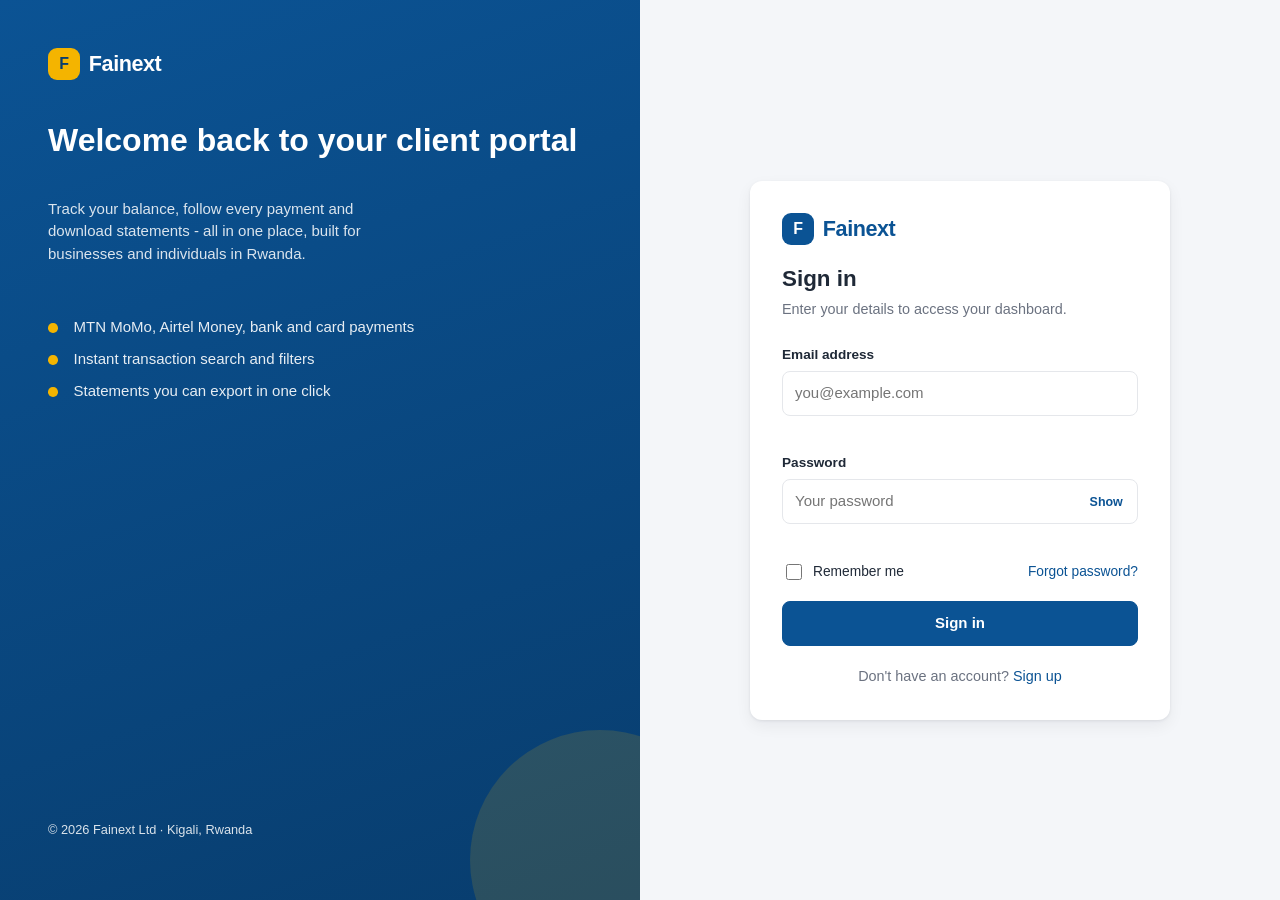
<file: index.html>
<!DOCTYPE html>
<html lang="en">
<head>
  <meta charset="UTF-8">
  <meta name="viewport" content="width=device-width, initial-scale=1">
  <title>Sign in &middot; Fainext Client Portal</title>
  <meta name="description" content="Fainext client portal - sign in to your account.">
  <link rel="stylesheet" href="css/style.css">

  <!-- Carry the saved theme across to the auth pages too. -->
  <script>
    (function () {
      try {
        var saved = localStorage.getItem("fainext_theme");
        var dark = saved === "dark" || (!saved && window.matchMedia &&
                   window.matchMedia("(prefers-color-scheme: dark)").matches);
        document.documentElement.setAttribute("data-theme", dark ? "dark" : "light");
      } catch (e) { /* ignore - defaults to light */ }
    })();
  </script>
</head>
<body>

  <!-- Two-column auth layout: brand panel + login form -->
  <main class="auth">

    <!-- Left: blue brand panel -->
    <section class="auth-brand">
      <a class="logo logo--light" href="index.html">
        <span class="logo-mark"></span> Fainext
      </a>

      <h1>Welcome back to your client portal</h1>
      <p>
        Track your balance, follow every payment and download statements -
        all in one place, built for businesses and individuals in Rwanda.
      </p>

      <ul class="auth-points">
        <li>MTN MoMo, Airtel Money, bank and card payments</li>
        <li>Instant transaction search and filters</li>
        <li>Statements you can export in one click</li>
      </ul>

      <p class="auth-brand-footer">&copy; 2026 Fainext Ltd &middot; Kigali, Rwanda</p>
    </section>

    <!-- Right: white card with the form -->
    <section class="auth-form-side">
      <div class="auth-card">
        <a class="logo" href="index.html">
          <span class="logo-mark"></span> Fainext
        </a>

        <h2>Sign in</h2>
        <p class="subtitle">Enter your details to access your dashboard.</p>

        <!-- Page-level alert (invalid login / forgot password notice) -->
        <div id="login-alert" class="alert" hidden></div>

        <form id="login-form" novalidate>
          <!-- Email -->
          <div class="field">
            <label for="login-email">Email address</label>
            <input type="email" id="login-email" name="email"
                   placeholder="you@example.com" autocomplete="email">
            <span class="error-text" id="login-email-error"></span>
          </div>

          <!-- Password with Show/Hide toggle -->
          <div class="field">
            <label for="login-password">Password</label>
            <div class="password-wrap">
              <input type="password" id="login-password" name="password"
                     placeholder="Your password" autocomplete="current-password">
              <button type="button" class="toggle-password"
                      data-target="login-password" aria-label="Show password">Show</button>
            </div>
            <span class="error-text" id="login-password-error"></span>
          </div>

          <!-- Remember me + forgot password -->
          <div class="form-row-between">
            <label class="check-row" for="login-remember">
              <input type="checkbox" id="login-remember" name="remember">
              Remember me
            </label>
            <a href="#" id="forgot-link" class="link-button">Forgot password?</a>
          </div>

          <button type="submit" id="login-submit" class="btn btn--block">Sign in</button>
        </form>

        <p class="auth-switch">
          Don't have an account? <a href="register.html">Sign up</a>
        </p>
      </div>
    </section>

  </main>

  <script src="js/auth.js"></script>
</body>
</html>
</file>
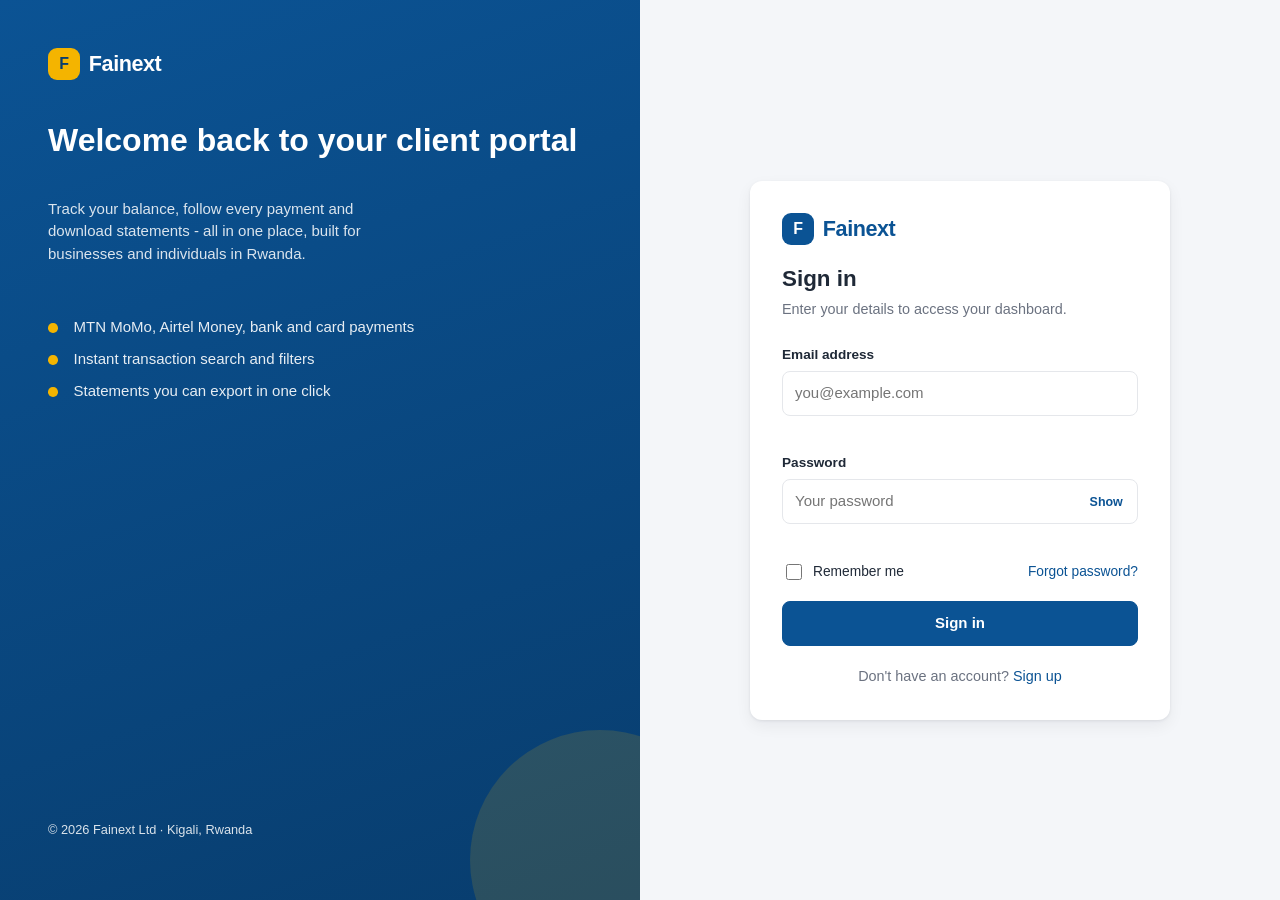
<file: dashboard.html>
<!DOCTYPE html>
<html lang="en">
<head>
  <meta charset="UTF-8">
  <meta name="viewport" content="width=device-width, initial-scale=1">
  <title>Dashboard &middot; Fainext Client Portal</title>
  <meta name="description" content="Fainext client portal dashboard - balance, activity and spending.">
  <link rel="stylesheet" href="css/style.css">

  <!-- Set the theme before the first paint so dark mode never flashes white. -->
  <script>
    (function () {
      try {
        var saved = localStorage.getItem("fainext_theme");
        var dark = saved === "dark" || (!saved && window.matchMedia &&
                   window.matchMedia("(prefers-color-scheme: dark)").matches);
        document.documentElement.setAttribute("data-theme", dark ? "dark" : "light");
      } catch (e) { /* ignore - defaults to light */ }
    })();
  </script>
</head>
<body>

  <!-- ===== Top navigation ===== -->
  <header class="navbar">
    <div class="navbar-inner">
      <a class="logo" href="dashboard.html">
        <span class="logo-mark"></span> Fainext
      </a>

      <nav class="nav-links">
        <a href="dashboard.html" class="active">Dashboard</a>
        <a href="transactions.html">Transactions</a>
      </nav>

      <div class="nav-user">
        <button type="button" id="theme-btn" class="btn btn--ghost btn--sm"
                aria-pressed="false" aria-label="Switch to dark mode">Dark</button>
        <span class="avatar" id="nav-avatar">--</span>
        <span class="nav-name" id="nav-name">&nbsp;</span>
        <button type="button" id="logout-btn" class="btn btn--ghost btn--sm">Logout</button>
      </div>
    </div>
  </header>

  <main class="page">

    <!-- ===== Greeting ===== -->
    <div class="page-head">
      <h1 id="greeting">Welcome</h1>
      <p class="muted" id="today-date">&nbsp;</p>
    </div>

    <!-- ===== Summary cards ===== -->
    <section class="stats">
      <div class="card stat">
        <div class="stat-label"><span class="dot"></span> Total balance</div>
        <div class="stat-value" id="stat-balance">RWF 0</div>
        <div class="stat-note">Available across all methods</div>
      </div>

      <div class="card stat">
        <div class="stat-label"><span class="dot dot--green"></span> Money in</div>
        <div class="stat-value" id="stat-in">RWF 0</div>
        <div class="stat-note"><span class="js-month-name">This month</span></div>
      </div>

      <div class="card stat">
        <div class="stat-label"><span class="dot dot--red"></span> Money out</div>
        <div class="stat-value" id="stat-out">RWF 0</div>
        <div class="stat-note"><span class="js-month-name">This month</span></div>
      </div>

      <div class="card stat">
        <div class="stat-label"><span class="dot dot--accent"></span> Transactions</div>
        <div class="stat-value" id="stat-count">0</div>
        <div class="stat-note">Last 6 months</div>
      </div>
    </section>

    <!-- ===== Chart + automatic insights ===== -->
    <section class="grid-2">

      <!-- Spending bar chart, built from plain divs -->
      <div class="card">
        <div class="card-head">
          <h2>Spending - last 6 months</h2>
          <span class="muted" style="font-size:.8rem">Completed money out</span>
        </div>
        <div class="chart" id="chart"></div>
      </div>

      <!-- Plain-language observations generated from the data -->
      <div class="card">
        <div class="card-head">
          <h2>What this means</h2>
          <span class="muted" style="font-size:.8rem">Auto-generated</span>
        </div>
        <ul class="insight-list" id="insight-list"></ul>
      </div>

    </section>

    <!-- ===== Category breakdown + quick actions ===== -->
    <section class="grid-2">

      <!-- Where the money actually goes, categorised automatically -->
      <div class="card">
        <div class="card-head">
          <h2>Where your money goes</h2>
          <span class="muted" style="font-size:.8rem" id="category-total"></span>
        </div>
        <ul class="cat-list" id="category-list"></ul>
      </div>

      <!-- Quick actions: the statement button is real, transfers are not -->
      <div class="card">
        <div class="card-head"><h2>Quick actions</h2></div>

        <div id="action-message" class="alert" hidden></div>

        <div class="actions">
          <button type="button" class="btn" data-action="Send Money">Send Money</button>
          <button type="button" class="btn btn--accent" data-action="Pay Bill">Pay Bill</button>
          <button type="button" class="btn btn--ghost" data-action="Download Statement">
            Download Statement
          </button>
        </div>
      </div>

    </section>

    <!-- ===== Savings goals ===== -->
    <section class="card">
      <div class="card-head">
        <h2>Savings goals</h2>
        <span class="goal-head-right">
          <span class="muted" style="font-size:.8rem" id="goal-totals"></span>
          <button type="button" id="goal-toggle" class="btn btn--sm"
                  aria-expanded="false" aria-controls="goal-form-panel">New goal</button>
        </span>
      </div>

      <!-- Collapsed until "New goal" is pressed -->
      <div id="goal-form-panel" hidden>
        <form id="goal-form" class="goal-form" novalidate>
          <div class="field">
            <label for="goal-name">Goal name</label>
            <input type="text" id="goal-name" placeholder="e.g. School fees">
            <span class="error-text" id="goal-name-error"></span>
          </div>

          <div class="field">
            <label for="goal-target">Target (RWF)</label>
            <input type="number" id="goal-target" min="1" step="1000" placeholder="500000">
            <span class="error-text" id="goal-target-error"></span>
          </div>

          <div class="field">
            <label for="goal-deadline">Target date</label>
            <input type="date" id="goal-deadline">
            <span class="error-text" id="goal-deadline-error"></span>
          </div>

          <div class="field goal-form-submit">
            <button type="submit" class="btn">Create goal</button>
          </div>
        </form>
      </div>

      <ul class="goal-list" id="goal-list"></ul>
      <p class="empty" id="goal-empty" hidden>
        No savings goals yet. Press <strong>New goal</strong> to set your first target.
      </p>
    </section>

    <!-- ===== Recent activity ===== -->
    <section class="card">
      <div class="card-head">
        <h2>Recent activity</h2>
        <a href="transactions.html">View all</a>
      </div>

      <p class="muted table-hint">Select any row to see the full transaction detail.</p>

      <div class="table-scroll">
        <table class="data">
          <thead>
            <tr>
              <th>Date</th>
              <th>Description</th>
              <th>Type</th>
              <th class="num">Amount</th>
              <th>Status</th>
            </tr>
          </thead>
          <tbody id="recent-body"></tbody>
        </table>
      </div>
    </section>

  </main>

  <p class="foot-note">
    Fainext client portal - front-end prototype. Sample data only.
  </p>

  <!-- Order matters: session helpers, then data, then shared UI, then page logic -->
  <script src="js/auth.js"></script>
  <script src="js/data.js"></script>
  <script src="js/ui.js"></script>
  <script src="js/goals.js"></script>
  <script src="js/dashboard.js"></script>
</body>
</html>
</file>
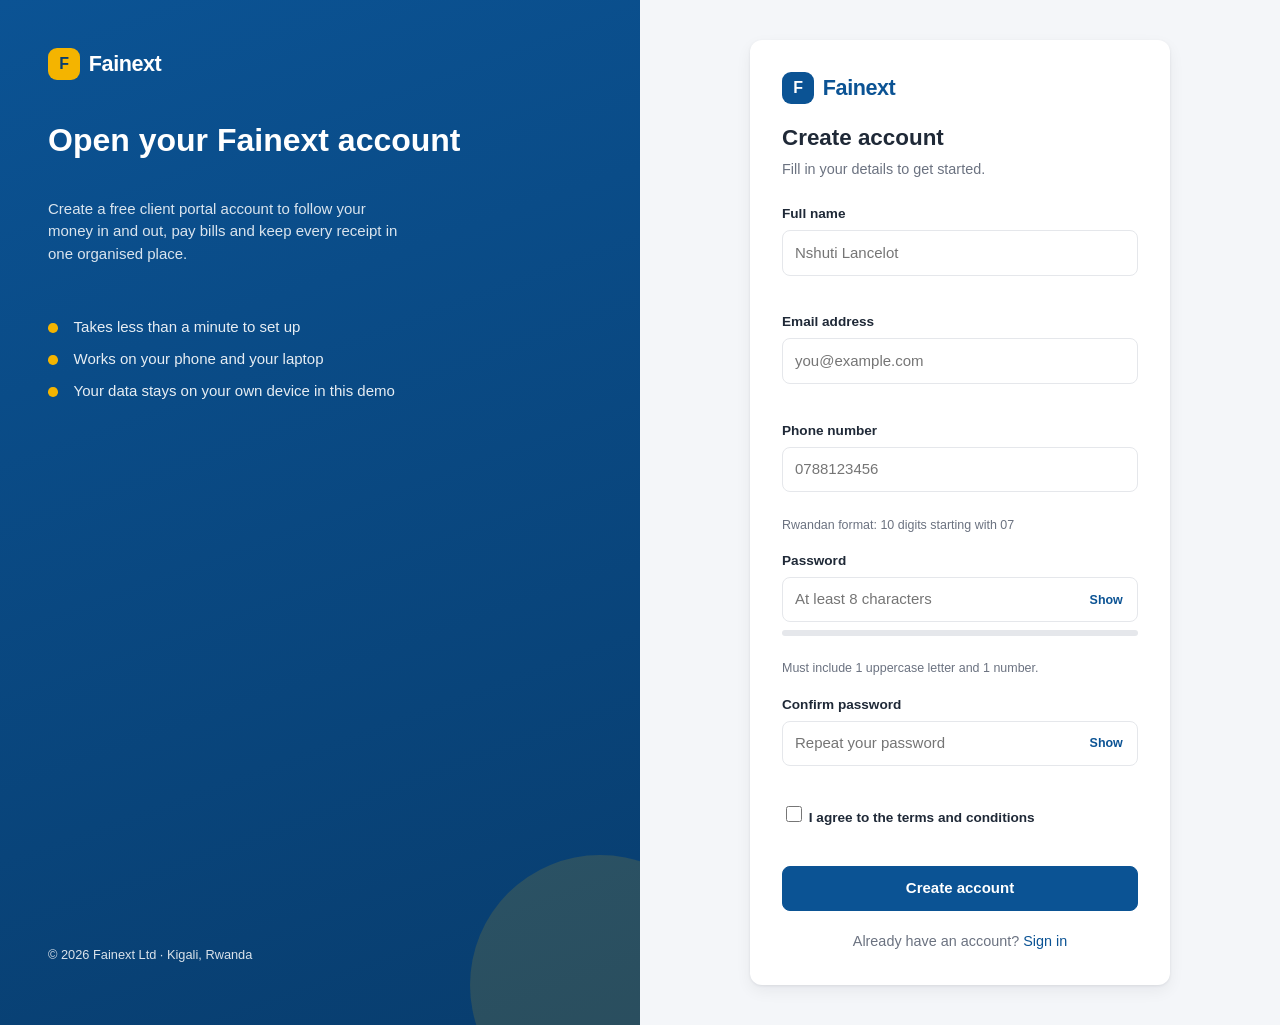
<file: register.html>
<!DOCTYPE html>
<html lang="en">
<head>
  <meta charset="UTF-8">
  <meta name="viewport" content="width=device-width, initial-scale=1">
  <title>Create account &middot; Fainext Client Portal</title>
  <meta name="description" content="Create your Fainext client portal account.">
  <link rel="stylesheet" href="css/style.css">

  <!-- Carry the saved theme across to the auth pages too. -->
  <script>
    (function () {
      try {
        var saved = localStorage.getItem("fainext_theme");
        var dark = saved === "dark" || (!saved && window.matchMedia &&
                   window.matchMedia("(prefers-color-scheme: dark)").matches);
        document.documentElement.setAttribute("data-theme", dark ? "dark" : "light");
      } catch (e) { /* ignore - defaults to light */ }
    })();
  </script>
</head>
<body>

  <!-- Same two-column layout as the login page -->
  <main class="auth">

    <!-- Left: blue brand panel -->
    <section class="auth-brand">
      <a class="logo logo--light" href="index.html">
        <span class="logo-mark"></span> Fainext
      </a>

      <h1>Open your Fainext account</h1>
      <p>
        Create a free client portal account to follow your money in and out,
        pay bills and keep every receipt in one organised place.
      </p>

      <ul class="auth-points">
        <li>Takes less than a minute to set up</li>
        <li>Works on your phone and your laptop</li>
        <li>Your data stays on your own device in this demo</li>
      </ul>

      <p class="auth-brand-footer">&copy; 2026 Fainext Ltd &middot; Kigali, Rwanda</p>
    </section>

    <!-- Right: registration form -->
    <section class="auth-form-side">
      <div class="auth-card">
        <a class="logo" href="index.html">
          <span class="logo-mark"></span> Fainext
        </a>

        <h2>Create account</h2>
        <p class="subtitle">Fill in your details to get started.</p>

        <!-- Page-level alert (success / storage error) -->
        <div id="register-alert" class="alert" hidden></div>

        <form id="register-form" novalidate>
          <!-- Full name -->
          <div class="field">
            <label for="reg-name">Full name</label>
            <input type="text" id="reg-name" name="fullName"
                   placeholder="Nshuti Lancelot" autocomplete="name">
            <span class="error-text" id="reg-name-error"></span>
          </div>

          <!-- Email -->
          <div class="field">
            <label for="reg-email">Email address</label>
            <input type="email" id="reg-email" name="email"
                   placeholder="you@example.com" autocomplete="email">
            <span class="error-text" id="reg-email-error"></span>
          </div>

          <!-- Rwandan phone number -->
          <div class="field">
            <label for="reg-phone">Phone number</label>
            <input type="tel" id="reg-phone" name="phone"
                   placeholder="0788123456" inputmode="numeric"
                   maxlength="10" autocomplete="tel">
            <span class="error-text" id="reg-phone-error"></span>
            <span class="hint">Rwandan format: 10 digits starting with 07</span>
          </div>

          <!-- Password + live strength bar -->
          <div class="field">
            <label for="reg-password">Password</label>
            <div class="password-wrap">
              <input type="password" id="reg-password" name="password"
                     placeholder="At least 8 characters" autocomplete="new-password">
              <button type="button" class="toggle-password"
                      data-target="reg-password" aria-label="Show password">Show</button>
            </div>

            <div class="strength" aria-hidden="true">
              <div class="strength-track">
                <div class="strength-fill" id="strength-fill"></div>
              </div>
              <div class="strength-label" id="strength-label"></div>
            </div>

            <span class="error-text" id="reg-password-error"></span>
            <span class="hint">Must include 1 uppercase letter and 1 number.</span>
          </div>

          <!-- Confirm password -->
          <div class="field">
            <label for="reg-confirm">Confirm password</label>
            <div class="password-wrap">
              <input type="password" id="reg-confirm" name="confirmPassword"
                     placeholder="Repeat your password" autocomplete="new-password">
              <button type="button" class="toggle-password"
                      data-target="reg-confirm" aria-label="Show password">Show</button>
            </div>
            <span class="error-text" id="reg-confirm-error"></span>
          </div>

          <!-- Terms -->
          <div class="field">
            <label class="check-row" for="reg-terms">
              <input type="checkbox" id="reg-terms" name="terms">
              I agree to the terms and conditions
            </label>
            <span class="error-text" id="reg-terms-error"></span>
          </div>

          <button type="submit" id="register-submit" class="btn btn--block">
            Create account
          </button>
        </form>

        <p class="auth-switch">
          Already have an account? <a href="index.html">Sign in</a>
        </p>
      </div>
    </section>

  </main>

  <script src="js/auth.js"></script>
</body>
</html>
</file>
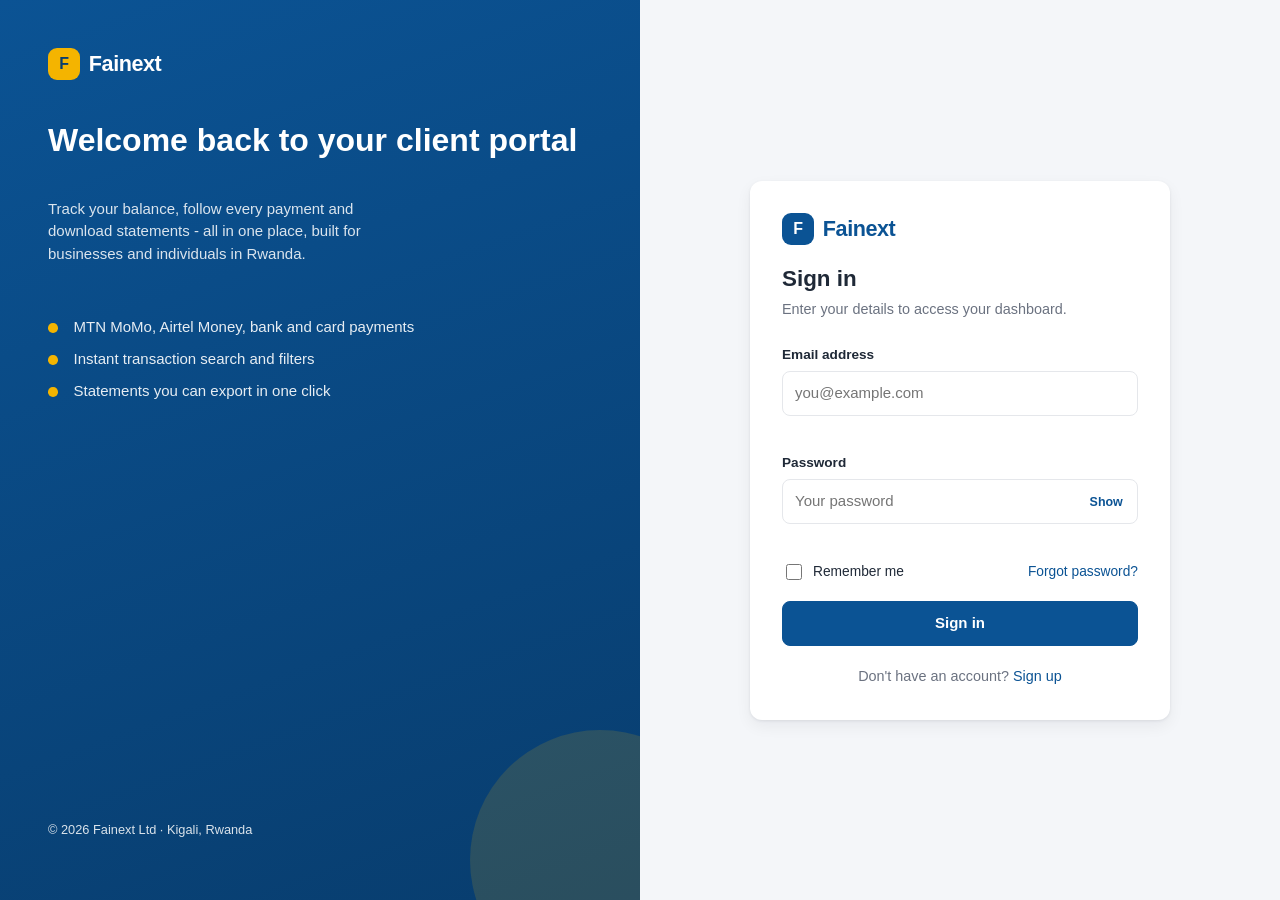
<file: transactions.html>
<!DOCTYPE html>
<html lang="en">
<head>
  <meta charset="UTF-8">
  <meta name="viewport" content="width=device-width, initial-scale=1">
  <title>Transactions &middot; Fainext Client Portal</title>
  <meta name="description" content="Search, filter and export your Fainext transactions.">
  <link rel="stylesheet" href="css/style.css">

  <!-- Set the theme before the first paint so dark mode never flashes white. -->
  <script>
    (function () {
      try {
        var saved = localStorage.getItem("fainext_theme");
        var dark = saved === "dark" || (!saved && window.matchMedia &&
                   window.matchMedia("(prefers-color-scheme: dark)").matches);
        document.documentElement.setAttribute("data-theme", dark ? "dark" : "light");
      } catch (e) { /* ignore - defaults to light */ }
    })();
  </script>
</head>
<body>

  <!-- ===== Top navigation (same as dashboard) ===== -->
  <header class="navbar">
    <div class="navbar-inner">
      <a class="logo" href="dashboard.html">
        <span class="logo-mark"></span> Fainext
      </a>

      <nav class="nav-links">
        <a href="dashboard.html">Dashboard</a>
        <a href="transactions.html" class="active">Transactions</a>
      </nav>

      <div class="nav-user">
        <button type="button" id="theme-btn" class="btn btn--ghost btn--sm"
                aria-pressed="false" aria-label="Switch to dark mode">Dark</button>
        <span class="avatar" id="nav-avatar">--</span>
        <span class="nav-name" id="nav-name">&nbsp;</span>
        <button type="button" id="logout-btn" class="btn btn--ghost btn--sm">Logout</button>
      </div>
    </div>
  </header>

  <main class="page">

    <div class="page-head">
      <h1>Transactions</h1>
      <p class="muted">Search, filter and export your full transaction history.</p>
    </div>

    <section class="card">

      <!-- ===== Filters (all work together, update instantly) ===== -->
      <div class="filters">
        <div class="field">
          <label for="filter-search">Search</label>
          <input type="text" id="filter-search"
                 placeholder="Description or reference...">
        </div>

        <div class="field">
          <label for="filter-type">Type</label>
          <select id="filter-type">
            <option value="all">All types</option>
            <option value="in">Money In</option>
            <option value="out">Money Out</option>
          </select>
        </div>

        <div class="field">
          <label for="filter-status">Status</label>
          <select id="filter-status">
            <option value="all">All statuses</option>
            <option value="Completed">Completed</option>
            <option value="Pending">Pending</option>
            <option value="Failed">Failed</option>
          </select>
        </div>

        <div class="field">
          <label for="filter-category">Category</label>
          <select id="filter-category">
            <option value="all">All categories</option>
            <!-- Remaining options are built from the data by transactions.js -->
          </select>
        </div>

        <div class="field">
          <label for="filter-from">Date from</label>
          <input type="date" id="filter-from">
        </div>

        <div class="field">
          <label for="filter-to">Date to</label>
          <input type="date" id="filter-to">
        </div>
      </div>

      <!-- ===== Result count + actions ===== -->
      <div class="filters-foot">
        <span id="tx-count">Showing 0 of 0 transactions</span>
        <span>
          <button type="button" id="reset-btn" class="btn btn--ghost btn--sm">
            Reset filters
          </button>
          <button type="button" id="print-btn" class="btn btn--ghost btn--sm">
            Print / PDF
          </button>
          <button type="button" id="export-btn" class="btn btn--sm">Export CSV</button>
        </span>
      </div>

      <!-- ===== Totals for the current filter ===== -->
      <div class="tx-totals" id="tx-totals" hidden>
        <div class="tx-total">
          <span class="tx-total-label">Money in</span>
          <span class="tx-total-value amount-in" id="total-in">RWF 0</span>
        </div>
        <div class="tx-total">
          <span class="tx-total-label">Money out</span>
          <span class="tx-total-value amount-out" id="total-out">RWF 0</span>
        </div>
        <div class="tx-total">
          <span class="tx-total-label">Net</span>
          <span class="tx-total-value" id="total-net">RWF 0</span>
        </div>
        <p class="tx-total-note">Completed transactions in the current filter only.</p>
      </div>

      <!-- ===== Transactions table ===== -->
      <p class="muted table-hint">Select any row to see the full transaction detail.</p>

      <div class="table-scroll">
        <table class="data">
          <thead>
            <tr>
              <th>Date</th>
              <th>Reference</th>
              <th>Description</th>
              <th>Type</th>
              <th>Category</th>
              <th>Method</th>
              <th class="num">Amount</th>
              <th>Status</th>
            </tr>
          </thead>
          <tbody id="tx-body"></tbody>
          <tbody id="tx-empty" hidden>
            <tr>
              <td colspan="8" class="empty">No transactions found</td>
            </tr>
          </tbody>
        </table>
      </div>

    </section>

  </main>

  <p class="foot-note">
    Fainext client portal - front-end prototype. Sample data only.
  </p>

  <!-- Order matters: session helpers, then data, then shared UI, then page logic -->
  <script src="js/auth.js"></script>
  <script src="js/data.js"></script>
  <script src="js/ui.js"></script>
  <script src="js/transactions.js"></script>
</body>
</html>
</file>
<file: css/style.css>
/* ==========================================================================
   Fainext Client Portal - shared stylesheet
   Front-end prototype: plain CSS only, no frameworks.
   ========================================================================== */

/* --- Design tokens -------------------------------------------------------
   Every colour in the stylesheet comes from a token here, which is what
   makes the dark theme further down a short list of overrides rather than a
   second stylesheet. `--primary` is the solid blue that carries white text;
   `--link` is the lighter blue used for text links.
   ------------------------------------------------------------------------ */
:root {
  --primary: #0b5394;
  --primary-dark: #083d6e;
  --primary-light: #1668b8;
  --link: #0b5394;
  --accent: #f4b400;
  --accent-dark: #d9a000;
  --bg: #f4f6f9;
  --card: #ffffff;
  --surface-2: #fafbfc;
  --surface-3: #f1f5f9;
  --input-bg: #ffffff;
  --primary-soft: #e8f0fa;
  --primary-soft-border: #c3d8ef;
  --text: #1f2937;
  --text-muted: #6b7280;
  --border: #e5e7eb;
  --border-strong: #cbd5e1;
  --green: #137333;
  --green-bg: #e6f4ea;
  --green-border: #b7e1c4;
  --red: #c5221f;
  --red-bg: #fce8e6;
  --red-border: #f5c6c4;
  --yellow: #8a6100;
  --yellow-bg: #fef7e0;
  --radius: 12px;
  --radius-sm: 8px;
  --shadow: 0 1px 3px rgba(16, 24, 40, .08), 0 6px 16px rgba(16, 24, 40, .06);
  --shadow-lg: 0 10px 30px rgba(16, 24, 40, .12);
  --overlay: rgba(16, 24, 40, .45);
  --font: -apple-system, BlinkMacSystemFont, "Segoe UI", Roboto, Helvetica,
          Arial, "Noto Sans", sans-serif;
}

/* --- Dark theme ----------------------------------------------------------
   Applied by ui.js writing data-theme="dark" on <html>. Only the tokens
   change; not a single component rule below needs to know about the theme.
   ------------------------------------------------------------------------ */
:root[data-theme="dark"] {
  --primary: #1f6fb8;
  --primary-dark: #17558d;
  --primary-light: #2f87d6;
  --link: #7ab8f0;
  --accent: #f4b400;
  --accent-dark: #c99500;
  --bg: #0f1621;
  --card: #16202e;
  --surface-2: #1b2635;
  --surface-3: #212e40;
  --input-bg: #111a26;
  --primary-soft: #16304d;
  --primary-soft-border: #235079;
  --text: #e6edf6;
  --text-muted: #94a6bc;
  --border: #263448;
  --border-strong: #35475f;
  --green: #4ade80;
  --green-bg: #11291b;
  --green-border: #1d5234;
  --red: #f87171;
  --red-bg: #2d1515;
  --red-border: #5c2525;
  --yellow: #fbbf24;
  --yellow-bg: #2c2208;
  --shadow: 0 1px 3px rgba(0, 0, 0, .4), 0 6px 16px rgba(0, 0, 0, .3);
  --shadow-lg: 0 10px 30px rgba(0, 0, 0, .5);
  --overlay: rgba(0, 0, 0, .65);
}

/* Native widgets (date pickers, scrollbars, number spinners) follow along. */
:root[data-theme="dark"] { color-scheme: dark; }

/* --- Reset / base -------------------------------------------------------- */
* { box-sizing: border-box; }

html, body { height: 100%; }

body {
  margin: 0;
  font-family: var(--font);
  font-size: 15px;
  line-height: 1.5;
  color: var(--text);
  background: var(--bg);
  -webkit-font-smoothing: antialiased;
}

a { color: var(--link); text-decoration: none; }
a:hover { text-decoration: underline; }

h1, h2, h3, h4 { margin: 0 0 .4rem; line-height: 1.25; }

img, svg { max-width: 100%; }

/* --- Brand logo ---------------------------------------------------------- */
.logo {
  display: inline-flex;
  align-items: center;
  gap: .55rem;
  font-size: 1.35rem;
  font-weight: 700;
  letter-spacing: -.02em;
  color: var(--link);
  text-decoration: none;
}
.logo:hover { text-decoration: none; }

/* Small square mark with the "F" initial */
.logo-mark {
  display: grid;
  place-items: center;
  width: 32px;
  height: 32px;
  border-radius: 9px;
  background: var(--primary);
  color: #fff;
  font-size: 1rem;
  font-weight: 700;
}
.logo-mark::after { content: "F"; }

.logo--light { color: #fff; }
.logo--light .logo-mark { background: var(--accent); color: var(--primary-dark); }

/* ==========================================================================
   AUTH PAGES (login + register)
   ========================================================================== */
.auth {
  display: grid;
  grid-template-columns: 1fr 1fr;
  min-height: 100vh;
}

/* Left blue brand panel */
.auth-brand {
  position: relative;
  overflow: hidden;
  display: flex;
  flex-direction: column;
  justify-content: center;
  gap: 1rem;
  padding: 3rem;
  color: #fff;
  background: linear-gradient(160deg, var(--primary) 0%, var(--primary-dark) 100%);
}
.auth-brand h1 { font-size: 2rem; margin-top: 1.5rem; }
.auth-brand p { max-width: 42ch; color: rgba(255, 255, 255, .85); }

.auth-points { list-style: none; margin: 1.25rem 0 0; padding: 0; }
.auth-points li {
  position: relative;
  padding-left: 1.6rem;
  margin-bottom: .6rem;
  color: rgba(255, 255, 255, .9);
}
.auth-points li::before {
  content: "";
  position: absolute;
  left: 0;
  top: .45em;
  width: .6rem;
  height: .6rem;
  border-radius: 50%;
  background: var(--accent);
}

/* Decorative circle in the brand panel */
.auth-brand::after {
  content: "";
  position: absolute;
  right: -90px;
  bottom: -90px;
  width: 260px;
  height: 260px;
  border-radius: 50%;
  background: rgba(244, 180, 0, .14);
}

.auth-brand-footer {
  margin-top: auto;
  font-size: .8rem;
  color: rgba(255, 255, 255, .6);
}

/* Right form side */
.auth-form-side {
  display: flex;
  align-items: center;
  justify-content: center;
  padding: 2.5rem 1.25rem;
  background: var(--bg);
}

.auth-card {
  width: 100%;
  max-width: 420px;
  padding: 2rem;
  background: var(--card);
  border-radius: var(--radius);
  box-shadow: var(--shadow);
}
.auth-card .logo { margin-bottom: 1.25rem; }
.auth-card h2 { font-size: 1.4rem; }
.auth-card .subtitle { margin: 0 0 1.5rem; color: var(--text-muted); font-size: .9rem; }

.auth-switch {
  margin: 1.25rem 0 0;
  text-align: center;
  font-size: .9rem;
  color: var(--text-muted);
}

/* --- Forms --------------------------------------------------------------- */
.field { margin-bottom: 1rem; }

.field label {
  display: block;
  margin-bottom: .35rem;
  font-size: .85rem;
  font-weight: 600;
}

.field input[type="text"],
.field input[type="email"],
.field input[type="tel"],
.field input[type="password"],
.field input[type="date"],
.field select {
  width: 100%;
  padding: .65rem .75rem;
  font: inherit;
  color: var(--text);
  background: var(--input-bg);
  border: 1px solid var(--border);
  border-radius: var(--radius-sm);
  transition: border-color .15s, box-shadow .15s;
}

.field input:focus,
.field select:focus {
  outline: none;
  border-color: var(--primary-light);
  box-shadow: 0 0 0 3px rgba(11, 83, 148, .12);
}

.field input.invalid { border-color: var(--red); }

/* Red error text under each field */
.error-text {
  display: block;
  min-height: 1rem;
  margin-top: .3rem;
  font-size: .78rem;
  color: var(--red);
}

.hint { font-size: .78rem; color: var(--text-muted); }

/* Password input + Show/Hide toggle */
.password-wrap { position: relative; }
.password-wrap input { padding-right: 4.2rem; }
.toggle-password {
  position: absolute;
  top: 50%;
  right: .5rem;
  transform: translateY(-50%);
  padding: .25rem .45rem;
  font: inherit;
  font-size: .78rem;
  font-weight: 600;
  color: var(--link);
  background: transparent;
  border: 0;
  border-radius: 6px;
  cursor: pointer;
}
.toggle-password:hover { background: var(--primary-soft); }

/* Checkbox rows */
.check-row {
  display: flex;
  align-items: center;
  gap: .5rem;
  font-size: .86rem;
}
.check-row input { width: 16px; height: 16px; accent-color: var(--primary); }

.form-row-between {
  display: flex;
  align-items: center;
  justify-content: space-between;
  flex-wrap: wrap;
  gap: .5rem;
  margin-bottom: 1.1rem;
}

.link-button {
  padding: 0;
  font: inherit;
  font-size: .86rem;
  color: var(--link);
  background: none;
  border: 0;
  cursor: pointer;
}
.link-button:hover { text-decoration: underline; }

/* --- Buttons ------------------------------------------------------------- */
.btn {
  display: inline-flex;
  align-items: center;
  justify-content: center;
  gap: .4rem;
  padding: .65rem 1.1rem;
  font: inherit;
  font-weight: 600;
  color: #fff;
  background: var(--primary);
  border: 1px solid var(--primary);
  border-radius: var(--radius-sm);
  cursor: pointer;
  transition: background .15s, box-shadow .15s, transform .05s;
}
.btn:hover { background: var(--primary-dark); border-color: var(--primary-dark); }
.btn:active { transform: translateY(1px); }
.btn:disabled { opacity: .6; cursor: not-allowed; }

.btn--block { width: 100%; }

.btn--ghost {
  color: var(--link);
  background: var(--card);
  border-color: var(--border);
}
.btn--ghost:hover { background: var(--surface-2); border-color: var(--border-strong); }

.btn--accent {
  color: #2b2000;
  background: var(--accent);
  border-color: var(--accent);
}
.btn--accent:hover { background: var(--accent-dark); border-color: var(--accent-dark); }

.btn--sm { padding: .45rem .75rem; font-size: .85rem; }

/* --- Alerts -------------------------------------------------------------- */
.alert {
  margin-bottom: 1rem;
  padding: .7rem .85rem;
  font-size: .87rem;
  border: 1px solid transparent;
  border-radius: var(--radius-sm);
}
.alert--error  { color: var(--red);   background: var(--red-bg);   border-color: var(--red-border); }
.alert--success{ color: var(--green); background: var(--green-bg); border-color: var(--green-border); }
.alert--info   { color: var(--link);  background: var(--primary-soft);
                 border-color: var(--primary-soft-border); }

/* Utility to hide elements until needed */
[hidden] { display: none !important; }

/* --- Password strength bar ---------------------------------------------- */
.strength { margin-top: .45rem; }
.strength-track {
  height: 6px;
  background: var(--border);
  border-radius: 999px;
  overflow: hidden;
}
.strength-fill {
  width: 0;
  height: 100%;
  border-radius: 999px;
  background: var(--red);
  transition: width .2s, background .2s;
}
.strength-fill.weak   { width: 33%;  background: var(--red); }
.strength-fill.medium { width: 66%;  background: #f59e0b; }
.strength-fill.strong { width: 100%; background: var(--green); }
.strength-label { margin-top: .25rem; font-size: .76rem; color: var(--text-muted); }

/* ==========================================================================
   APP SHELL (dashboard + transactions)
   ========================================================================== */
.navbar {
  position: sticky;
  top: 0;
  z-index: 20;
  background: var(--card);
  border-bottom: 1px solid var(--border);
}
.navbar-inner {
  display: flex;
  align-items: center;
  gap: 1rem;
  max-width: 1200px;
  margin: 0 auto;
  padding: .7rem 1.25rem;
}

.nav-links { display: flex; gap: .3rem; margin-left: 1.25rem; }
.nav-links a {
  padding: .45rem .8rem;
  font-size: .9rem;
  font-weight: 600;
  color: var(--text-muted);
  border-radius: var(--radius-sm);
}
.nav-links a:hover { color: var(--link); background: var(--surface-3); text-decoration: none; }
.nav-links a.active { color: var(--link); background: var(--primary-soft); }

.nav-user {
  display: flex;
  align-items: center;
  gap: .6rem;
  margin-left: auto;
}
.avatar {
  display: grid;
  place-items: center;
  width: 36px;
  height: 36px;
  font-size: .82rem;
  font-weight: 700;
  color: #fff;
  background: var(--primary);
  border-radius: 50%;
  flex: 0 0 auto;
}
.nav-name { font-size: .88rem; font-weight: 600; }

/* Page wrapper */
.page {
  max-width: 1200px;
  margin: 0 auto;
  padding: 1.5rem 1.25rem 3rem;
}

.page-head { margin-bottom: 1.25rem; }
.page-head h1 { font-size: 1.5rem; }
.page-head .muted { color: var(--text-muted); font-size: .9rem; }

/* --- Cards --------------------------------------------------------------- */
.card {
  padding: 1.1rem 1.25rem;
  background: var(--card);
  border: 1px solid var(--border);
  border-radius: var(--radius);
  box-shadow: var(--shadow);
}

.card-head {
  display: flex;
  align-items: center;
  justify-content: space-between;
  flex-wrap: wrap;
  gap: .5rem;
  margin-bottom: 1rem;
}
.card-head h2 { font-size: 1.05rem; margin: 0; }

/* Summary stat cards */
.stats {
  display: grid;
  grid-template-columns: repeat(4, 1fr);
  gap: 1rem;
  margin-bottom: 1.25rem;
}
.stat .stat-label {
  display: flex;
  align-items: center;
  gap: .4rem;
  font-size: .8rem;
  font-weight: 600;
  text-transform: uppercase;
  letter-spacing: .04em;
  color: var(--text-muted);
}
.stat .stat-value {
  margin-top: .45rem;
  font-size: 1.3rem;
  font-weight: 700;
  letter-spacing: -.02em;
}
.stat .stat-note { margin-top: .2rem; font-size: .78rem; color: var(--text-muted); }

/* Little coloured dot used on stat labels */
.dot { width: .55rem; height: .55rem; border-radius: 50%; background: var(--primary); }
.dot--green { background: var(--green); }
.dot--red { background: var(--red); }
.dot--accent { background: var(--accent); }

/* Two-column grid: chart + insights, then categories + quick actions */
.grid-2 {
  display: grid;
  grid-template-columns: 2fr 1fr;
  gap: 1rem;
  margin-bottom: 1.25rem;
}

/* Side-by-side cards end up the same height, so the card body is told to
   take the slack. Without this the shorter card ends in dead space. */
.grid-2 > .card { display: flex; flex-direction: column; }
.grid-2 > .card > .chart,
.grid-2 > .card > .cat-list,
.grid-2 > .card > .insight-list { flex: 1 1 auto; }

/* --- CSS bar chart ------------------------------------------------------- */
.chart {
  display: flex;
  align-items: flex-end;
  gap: 1rem;
  height: 220px;
  padding-top: .5rem;
}
.chart-col {
  display: flex;
  flex: 1;
  flex-direction: column;
  justify-content: flex-end;
  align-items: center;
  height: 100%;
  gap: .4rem;
}
.chart-amount { font-size: .72rem; font-weight: 600; color: var(--text-muted); }
.chart-bar {
  width: 100%;
  max-width: 54px;
  min-height: 4px;
  background: linear-gradient(180deg, var(--primary-light), var(--primary));
  border-radius: 8px 8px 4px 4px;
  transition: height .4s ease;
}
.chart-col:hover .chart-bar { background: linear-gradient(180deg, var(--accent), #d9a000); }
.chart-label { font-size: .76rem; color: var(--text-muted); }

/* --- Quick actions ------------------------------------------------------- */
.actions { display: flex; flex-direction: column; gap: .6rem; }
.actions .btn { width: 100%; }

/* --- Tables -------------------------------------------------------------- */
.table-scroll { overflow-x: auto; }

table.data {
  width: 100%;
  border-collapse: collapse;
  font-size: .88rem;
}
table.data th,
table.data td {
  padding: .7rem .6rem;
  text-align: left;
  white-space: nowrap;
  border-bottom: 1px solid var(--border);
}
table.data th {
  font-size: .76rem;
  font-weight: 700;
  text-transform: uppercase;
  letter-spacing: .04em;
  color: var(--text-muted);
  background: var(--surface-2);
}
table.data tbody tr:hover { background: var(--surface-2); }
table.data tbody tr:last-child td { border-bottom: 0; }
table.data td.desc { white-space: normal; min-width: 180px; }
table.data td.num { text-align: right; font-variant-numeric: tabular-nums; font-weight: 600; }
table.data th.num { text-align: right; }

.amount-in  { color: var(--green); }
.amount-out { color: var(--red); }

/* Status badges */
.badge {
  display: inline-block;
  padding: .2rem .55rem;
  font-size: .74rem;
  font-weight: 700;
  border-radius: 999px;
}
.badge--completed { color: var(--green);  background: var(--green-bg); }
.badge--pending   { color: var(--yellow); background: var(--yellow-bg); }
.badge--failed    { color: var(--red);    background: var(--red-bg); }

.type-pill {
  display: inline-block;
  padding: .2rem .55rem;
  font-size: .74rem;
  font-weight: 600;
  color: var(--text-muted);
  background: var(--surface-3);
  border-radius: 999px;
}

/* Empty state row */
.empty {
  padding: 2.5rem 1rem;
  text-align: center;
  color: var(--text-muted);
}

/* --- Filters bar --------------------------------------------------------- */
.filters {
  display: grid;
  grid-template-columns: 1.6fr repeat(5, 1fr);
  gap: .75rem;
  margin-bottom: 1rem;
}
.filters .field { margin-bottom: 0; }

.filters-foot {
  display: flex;
  align-items: center;
  justify-content: space-between;
  flex-wrap: wrap;
  gap: .5rem;
  margin-bottom: .5rem;
  font-size: .85rem;
  color: var(--text-muted);
}

/* --- Clickable table rows ------------------------------------------------ */
.table-hint { margin: -.4rem 0 .7rem; font-size: .8rem; color: var(--text-muted); }

.row-clickable { cursor: pointer; }
.row-clickable:focus-visible {
  outline: 2px solid var(--primary-light);
  outline-offset: -2px;
}

/* Category tag inside the transactions table */
.cat-tag {
  display: inline-block;
  padding: .2rem .55rem;
  font-size: .74rem;
  font-weight: 600;
  color: var(--link);
  background: var(--primary-soft);
  border-radius: 999px;
}

/* ==========================================================================
   AUTOMATIC INSIGHTS
   ========================================================================== */
.insight-list { list-style: none; margin: 0; padding: 0; }

.insight {
  display: flex;
  flex-direction: column;
  gap: .15rem;
  padding: .6rem .75rem;
  margin-bottom: .55rem;
  font-size: .84rem;
  border-left: 3px solid var(--border);
  border-radius: var(--radius-sm);
  background: var(--surface-2);
}
.insight:last-child { margin-bottom: 0; }
.insight strong { font-size: .88rem; }
.insight span { color: var(--text-muted); line-height: 1.45; }

.insight--info { border-left-color: var(--primary); background: var(--primary-soft); }
.insight--good { border-left-color: var(--green);   background: var(--green-bg); }
.insight--warn { border-left-color: var(--yellow);  background: var(--yellow-bg); }
.insight--bad  { border-left-color: var(--red);     background: var(--red-bg); }

.insight--info strong { color: var(--link); }
.insight--good strong { color: var(--green); }
.insight--warn strong { color: var(--yellow); }
.insight--bad  strong { color: var(--red); }

/* ==========================================================================
   CATEGORY BREAKDOWN - horizontal bars
   ========================================================================== */
.cat-list { list-style: none; margin: 0; padding: 0; }

.cat-row { margin-bottom: .8rem; }
.cat-row:last-child { margin-bottom: 0; }

.cat-row-head {
  display: flex;
  align-items: baseline;
  justify-content: space-between;
  gap: .75rem;
  margin-bottom: .3rem;
}
.cat-name { font-size: .86rem; font-weight: 600; }
.cat-value {
  font-size: .8rem;
  color: var(--text-muted);
  font-variant-numeric: tabular-nums;
  white-space: nowrap;
}

.cat-track {
  height: 10px;
  background: var(--surface-3);
  border-radius: 999px;
  overflow: hidden;
}
.cat-fill {
  height: 100%;
  border-radius: 999px;
  background: linear-gradient(90deg, var(--primary), var(--primary-light));
  transition: width .4s ease;
}

/* The biggest category gets the accent colour so it reads first. */
.cat-row:first-child .cat-fill {
  background: linear-gradient(90deg, var(--accent-dark), var(--accent));
}

/* ==========================================================================
   SAVINGS GOALS
   ========================================================================== */
.goal-head-right { display: flex; align-items: center; gap: .75rem; }

/* New-goal form: four columns on desktop, stacked on small screens */
.goal-form {
  display: grid;
  grid-template-columns: 2fr 1fr 1fr auto;
  gap: .75rem;
  align-items: start;
  padding: .9rem;
  margin-bottom: 1rem;
  background: var(--surface-2);
  border: 1px solid var(--border);
  border-radius: var(--radius-sm);
}
.goal-form .field { margin-bottom: 0; }
.goal-form-submit { align-self: start; padding-top: 1.45rem; }
.goal-form-submit .btn { width: 100%; }

.goal-list {
  display: grid;
  grid-template-columns: repeat(2, 1fr);
  gap: 1rem;
  list-style: none;
  margin: 0;
  padding: 0;
}

.goal {
  padding: .9rem 1rem;
  background: var(--surface-2);
  border: 1px solid var(--border);
  border-radius: var(--radius-sm);
}
.goal--done { border-color: var(--green-border); background: var(--green-bg); }

.goal-head {
  display: flex;
  align-items: center;
  justify-content: space-between;
  gap: .5rem;
  margin-bottom: .55rem;
}
.goal-name { font-weight: 700; font-size: .95rem; }

.goal-remove {
  padding: 0 .35rem;
  font: inherit;
  font-size: 1.1rem;
  line-height: 1;
  color: var(--text-muted);
  background: none;
  border: 0;
  border-radius: 6px;
  cursor: pointer;
}
.goal-remove:hover { color: var(--red); background: var(--red-bg); }

.goal-track {
  height: 10px;
  background: var(--surface-3);
  border-radius: 999px;
  overflow: hidden;
}
.goal-fill {
  height: 100%;
  border-radius: 999px;
  background: linear-gradient(90deg, var(--primary), var(--primary-light));
  transition: width .45s ease;
}
.goal--done .goal-fill { background: linear-gradient(90deg, var(--green), #34d399); }

.goal-figures {
  display: flex;
  align-items: baseline;
  justify-content: space-between;
  flex-wrap: wrap;
  gap: .4rem;
  margin-top: .45rem;
  font-size: .82rem;
  color: var(--text-muted);
}
.goal-status { font-weight: 600; }
.goal--done .goal-status { color: var(--green); }

.goal-foot {
  display: flex;
  align-items: center;
  justify-content: space-between;
  flex-wrap: wrap;
  gap: .5rem;
  margin-top: .7rem;
  padding-top: .65rem;
  border-top: 1px solid var(--border);
}
.goal-deadline { font-size: .78rem; color: var(--text-muted); }

.goal-contribute { display: flex; gap: .4rem; }
.goal-amount {
  width: 110px;
  padding: .4rem .5rem;
  font: inherit;
  font-size: .85rem;
  color: var(--text);
  background: var(--input-bg);
  border: 1px solid var(--border);
  border-radius: 6px;
}
.goal-amount:focus {
  outline: none;
  border-color: var(--primary-light);
  box-shadow: 0 0 0 3px rgba(11, 83, 148, .12);
}
.goal-amount.invalid { border-color: var(--red); }

/* ==========================================================================
   FILTERED TOTALS (transactions page)
   ========================================================================== */
.tx-totals {
  display: flex;
  flex-wrap: wrap;
  align-items: center;
  gap: 1.75rem;
  padding: .75rem 1rem;
  margin-bottom: 1rem;
  background: var(--surface-2);
  border: 1px solid var(--border);
  border-radius: var(--radius-sm);
}
.tx-total { display: flex; flex-direction: column; }
.tx-total-label {
  font-size: .72rem;
  font-weight: 600;
  text-transform: uppercase;
  letter-spacing: .04em;
  color: var(--text-muted);
}
.tx-total-value {
  font-size: 1.05rem;
  font-weight: 700;
  font-variant-numeric: tabular-nums;
}
.tx-total-note {
  margin: 0 0 0 auto;
  font-size: .76rem;
  color: var(--text-muted);
}

/* ==========================================================================
   TRANSACTION DETAIL DIALOG
   ========================================================================== */
body.modal-open { overflow: hidden; }

.modal {
  position: fixed;
  inset: 0;
  z-index: 50;
  display: flex;
  align-items: center;
  justify-content: center;
  padding: 1.25rem;
  background: var(--overlay);
}

.modal-box {
  width: 100%;
  max-width: 440px;
  max-height: 90vh;
  overflow-y: auto;
  padding: 1.25rem 1.4rem 1.4rem;
  background: var(--card);
  border: 1px solid var(--border);
  border-radius: var(--radius);
  box-shadow: var(--shadow-lg);
  animation: modal-in .18s ease-out;
}

@keyframes modal-in {
  from { opacity: 0; transform: translateY(8px) scale(.98); }
  to   { opacity: 1; transform: none; }
}

/* Respect a reduced-motion preference. */
@media (prefers-reduced-motion: reduce) {
  .modal-box { animation: none; }
  .cat-fill, .goal-fill, .chart-bar { transition: none; }
}

.modal-head {
  display: flex;
  align-items: center;
  justify-content: space-between;
  gap: .75rem;
  margin-bottom: .9rem;
}
.modal-head h2 { font-size: 1.1rem; margin: 0; }

.modal-close {
  padding: 0 .4rem;
  font: inherit;
  font-size: 1.5rem;
  line-height: 1;
  color: var(--text-muted);
  background: none;
  border: 0;
  border-radius: 6px;
  cursor: pointer;
}
.modal-close:hover { color: var(--text); background: var(--surface-3); }

/* Label / value pairs */
.detail-list {
  display: grid;
  grid-template-columns: auto 1fr;
  gap: .5rem .9rem;
  margin: 0;
  font-size: .88rem;
}
.detail-list dt {
  font-size: .76rem;
  font-weight: 700;
  text-transform: uppercase;
  letter-spacing: .04em;
  color: var(--text-muted);
  align-self: center;
}
.detail-list dd {
  margin: 0;
  font-weight: 600;
  text-align: right;
  overflow-wrap: anywhere;
}

.modal-note {
  margin: 1.1rem 0 0;
  padding-top: .8rem;
  font-size: .78rem;
  color: var(--text-muted);
  border-top: 1px solid var(--border);
}

/* --- Footer -------------------------------------------------------------- */
.foot-note {
  max-width: 1200px;
  margin: 0 auto;
  padding: 0 1.25rem 2rem;
  font-size: .78rem;
  color: var(--text-muted);
  text-align: center;
}

/* ==========================================================================
   RESPONSIVE
   ========================================================================== */
@media (max-width: 980px) {
  .stats { grid-template-columns: repeat(2, 1fr); }
  .grid-2 { grid-template-columns: 1fr; }
  .filters { grid-template-columns: 1fr 1fr; }
  .goal-form { grid-template-columns: 1fr 1fr; }
  .goal-form-submit { padding-top: 0; grid-column: 1 / -1; }
}

@media (max-width: 760px) {
  /* Auth pages stack to one column */
  .auth { grid-template-columns: 1fr; }
  .auth-brand { padding: 2rem 1.5rem; }
  .auth-brand h1 { font-size: 1.5rem; margin-top: 1rem; }
  .auth-brand::after, .auth-points { display: none; }
  .auth-brand-footer { display: none; }
  .auth-card { padding: 1.5rem; box-shadow: none; border: 1px solid var(--border); }

  .navbar-inner { flex-wrap: wrap; row-gap: .6rem; }
  .nav-links { order: 3; width: 100%; margin-left: 0; }
  .nav-links a { flex: 1; text-align: center; }
  .nav-user { gap: .45rem; }
  .nav-name { display: none; }

  .chart { height: 180px; gap: .5rem; }
  .chart-amount { display: none; }
}

@media (max-width: 760px) {
  .goal-list { grid-template-columns: 1fr; }
  .tx-totals { gap: 1.1rem; }
  .tx-total-note { margin-left: 0; width: 100%; }
  .nav-user #theme-btn { order: -1; }
}

@media (max-width: 520px) {
  .stats { grid-template-columns: 1fr; }
  .filters { grid-template-columns: 1fr; }
  .page { padding: 1rem .9rem 2.5rem; }
  .goal-form { grid-template-columns: 1fr; }
  .goal-foot { flex-direction: column; align-items: flex-start; }
  .goal-contribute { width: 100%; }
  .goal-amount { flex: 1; width: auto; }
}

/* ==========================================================================
   PRINT - the account statement
   Everything on screen is hidden and only #print-area, filled in by ui.js,
   is laid out. That makes "Download Statement" work through the browser's
   own print dialog, which is also how the user saves it as a PDF.
   ========================================================================== */

/* The statement is built into the DOM but never shown on screen. */
#print-area { display: none; }

@media print {
  /* Force the light palette - dark mode would waste a lot of ink. */
  :root, :root[data-theme="dark"] {
    --text: #000;
    --text-muted: #444;
    --border: #bbb;
    --card: #fff;
    --bg: #fff;
  }

  body { background: #fff; font-size: 11pt; }

  /* Hide the whole application shell */
  .navbar, .page, .foot-note, .modal { display: none !important; }

  #print-area { display: block; }

  .statement { color: #000; }

  .statement-head {
    display: flex;
    align-items: flex-start;
    justify-content: space-between;
    padding-bottom: .5rem;
    margin-bottom: 1rem;
    border-bottom: 2px solid #000;
  }
  .statement-brand { font-size: 20pt; letter-spacing: -.02em; }
  .statement-sub { font-size: 10pt; color: #444; }
  .statement-meta { font-size: 9pt; color: #444; text-align: right; }

  .statement-holder { width: 100%; margin-bottom: 1.2rem; border-collapse: collapse; }
  .statement-holder th,
  .statement-holder td {
    padding: .22rem .4rem;
    font-size: 10pt;
    text-align: left;
    border-bottom: 1px solid #ddd;
  }
  .statement-holder th { width: 11rem; color: #444; font-weight: 600; }
  .statement-holder td { font-weight: 600; }

  .statement-rows { width: 100%; border-collapse: collapse; }
  .statement-rows th,
  .statement-rows td {
    padding: .3rem .35rem;
    font-size: 9pt;
    text-align: left;
    border-bottom: 1px solid #ddd;
  }
  .statement-rows th {
    font-size: 8pt;
    text-transform: uppercase;
    letter-spacing: .03em;
    border-bottom: 1.5px solid #000;
  }
  .statement-rows .num { text-align: right; font-variant-numeric: tabular-nums; }

  /* Never split a transaction across two pages */
  .statement-rows tr { page-break-inside: avoid; }

  .statement-foot {
    margin-top: 1.2rem;
    font-size: 8pt;
    color: #444;
  }

  @page { margin: 16mm; }
}
</file>
